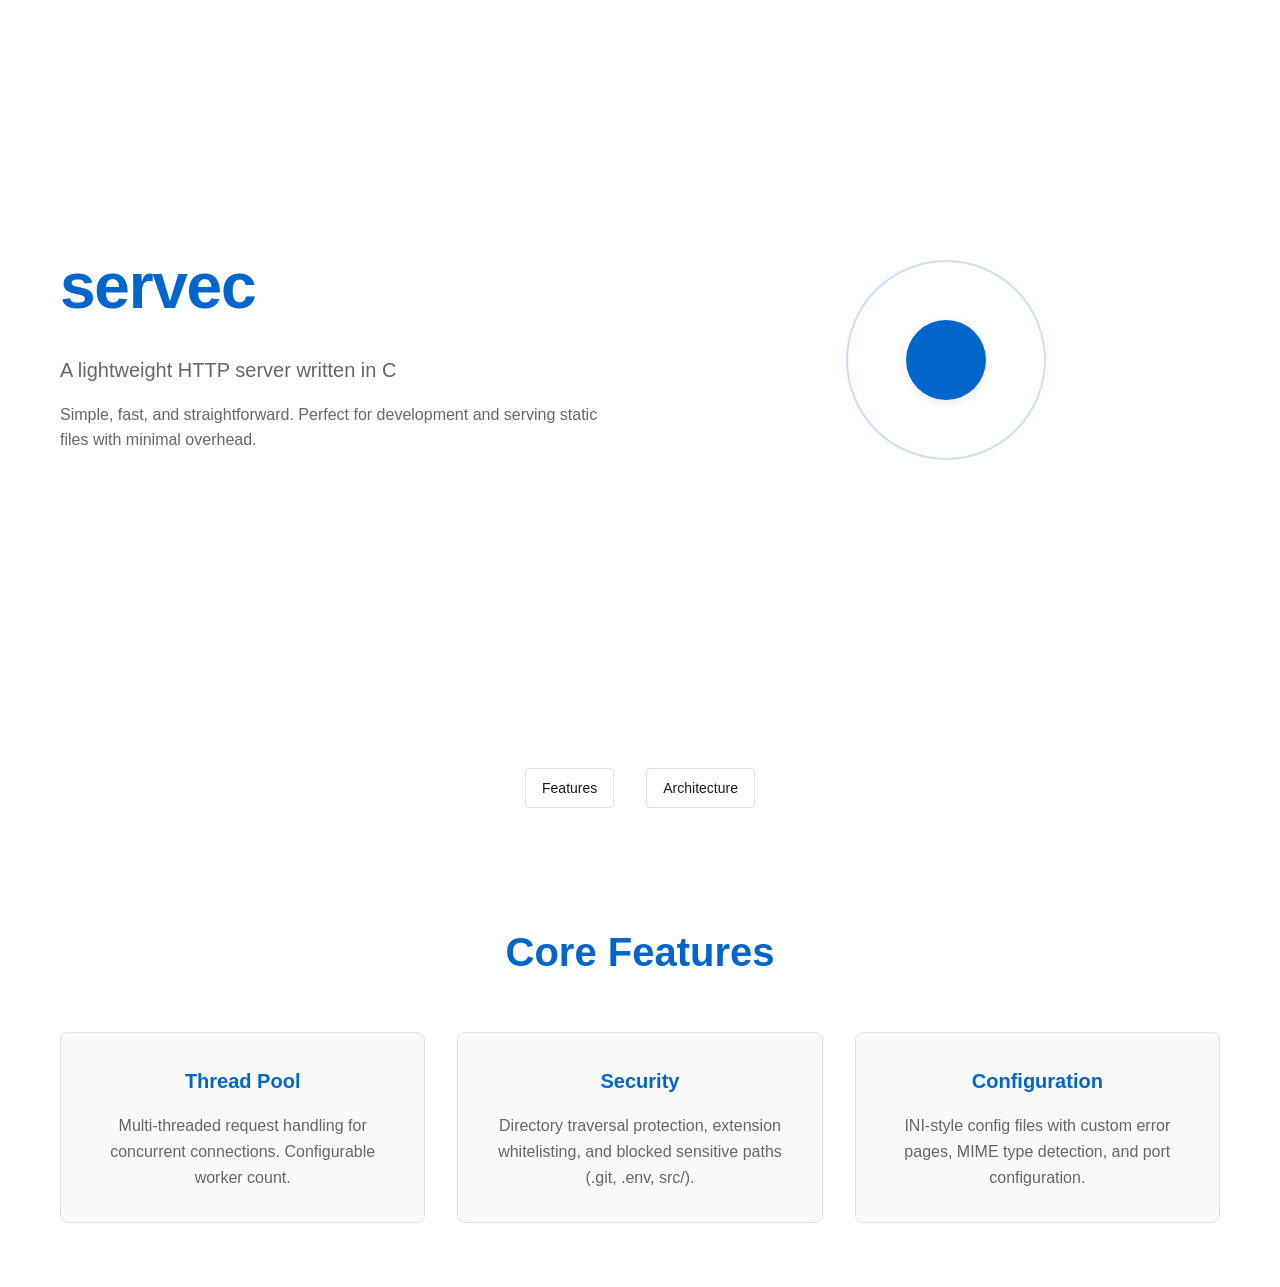
<file: templates/index.html>
<!DOCTYPE html>
<html lang="en">
<head>
    <meta charset="UTF-8">
    <meta name="viewport" content="width=device-width, initial-scale=1.0">
    <title>servec - Next-Gen HTTP Server</title>
    <link rel="stylesheet" href="styles.css">
</head>
<body>
    <div class="container">
        <header class="hero">
            <div class="hero-content">
                <h1 class="title">servec</h1>
                <p class="subtitle">A lightweight HTTP server written in C</p>
                <p class="hero-text">Simple, fast, and straightforward. Perfect for development and serving static files with minimal overhead.</p>
            </div>
            <div class="hero-visual">
                <div class="server-icon">
                    <div class="pulse"></div>
                    <div class="core"></div>
                </div>
            </div>
        </header>

        <nav class="nav">
            <a href="features.html" class="nav-link">Features</a>
            <a href="architecture.html" class="nav-link">Architecture</a>
        </nav>

        <section class="overview">
            <h2>Core Features</h2>
            <div class="grid">
                <div class="card">
                    <h3>Thread Pool</h3>
                    <p>Multi-threaded request handling for concurrent connections. Configurable worker count.</p>
                </div>
                <div class="card">
                    <h3>Security</h3>
                    <p>Directory traversal protection, extension whitelisting, and blocked sensitive paths (.git, .env, src/).</p>
                </div>
                <div class="card">
                    <h3>Configuration</h3>
                    <p>INI-style config files with custom error pages, MIME type detection, and port configuration.</p>
                </div>
            </div>
        </section>
    </div>

    <script src="script.js"></script>
</body>
</html>
</file>
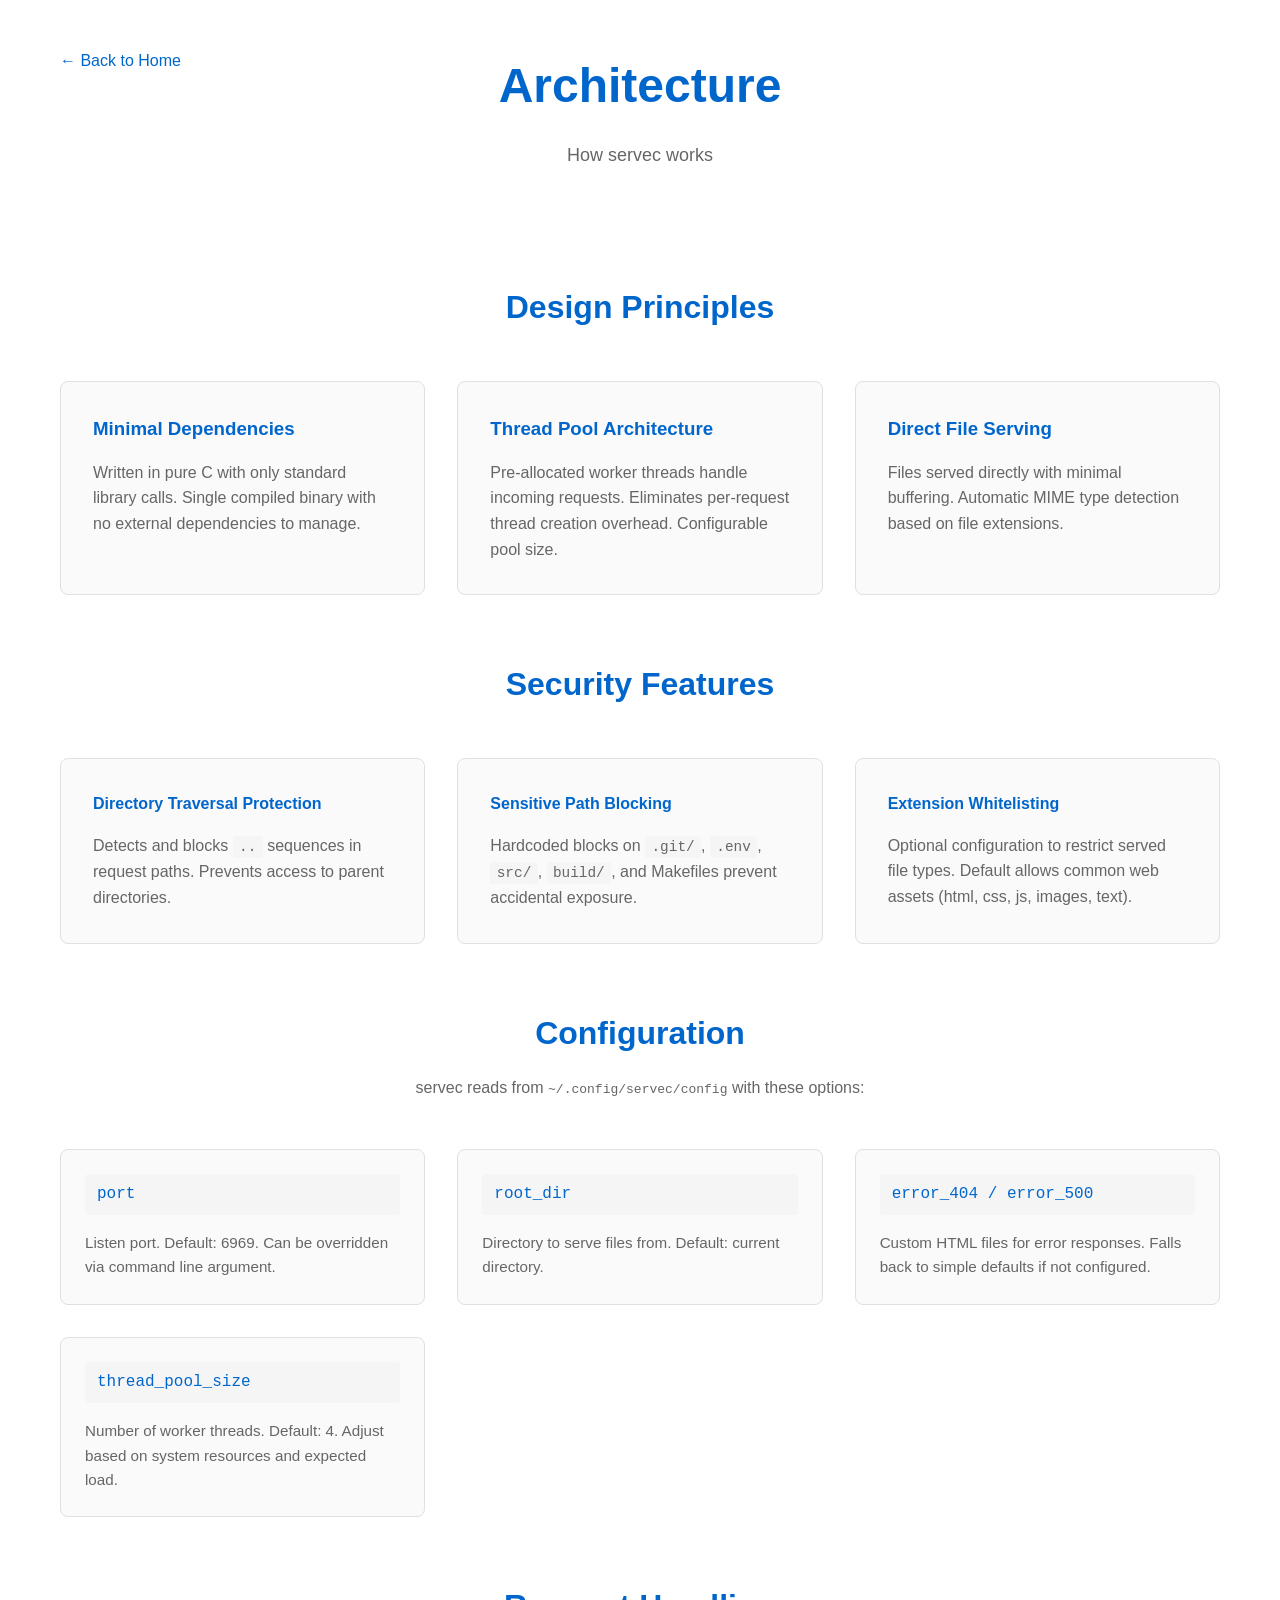
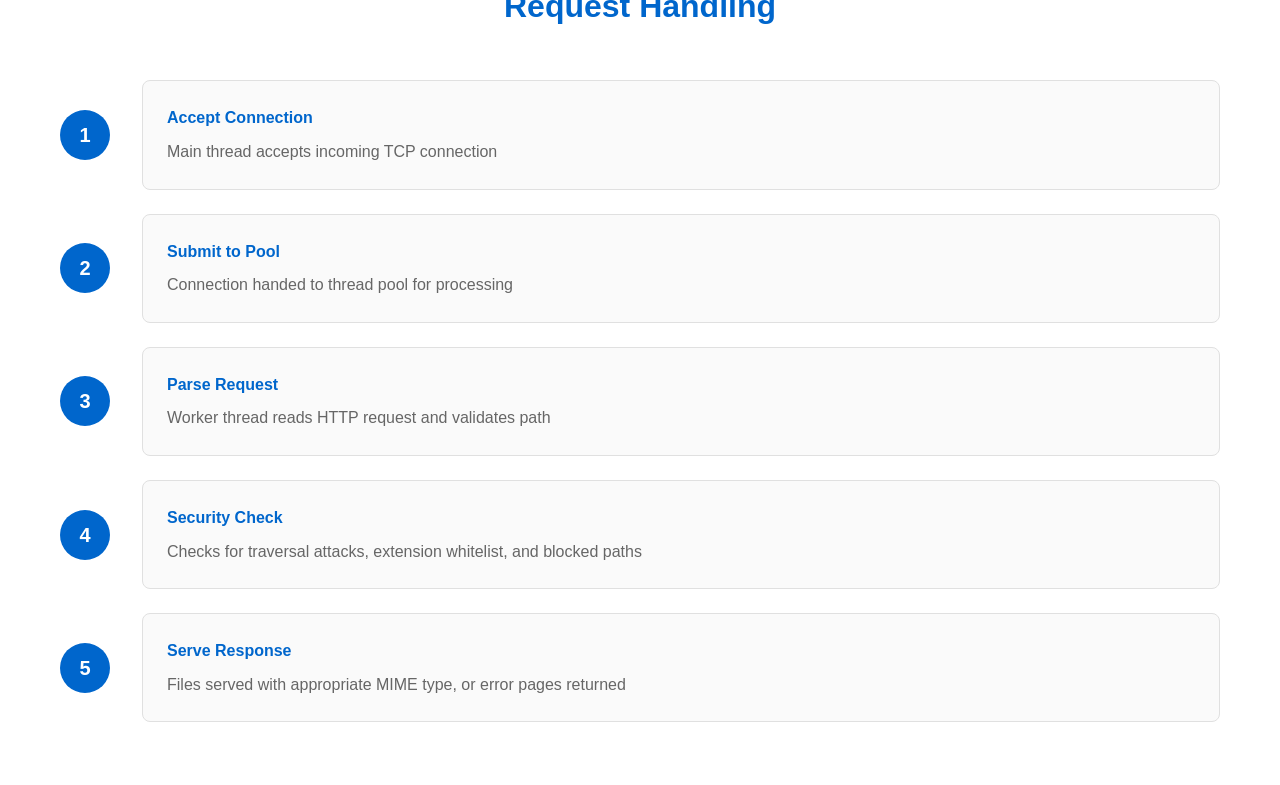
<file: templates/architecture.html>
<!DOCTYPE html>
<html lang="en">
<head>
    <meta charset="UTF-8">
    <meta name="viewport" content="width=device-width, initial-scale=1.0">
    <title>Architecture - servec</title>
    <link rel="stylesheet" href="styles.css">
    <link rel="stylesheet" href="architecture.css">
</head>
<body>
    <div class="container">
        <header class="page-header">
            <a href="index.html" class="back-link">← Back to Home</a>
            <h1>Architecture</h1>
            <p class="page-subtitle">How servec works</p>
        </header>

        <section class="architecture-overview">
            <h2>Design Principles</h2>
            <div class="principles-grid">
                <div class="principle-card">
                    <h3>Minimal Dependencies</h3>
                    <p>Written in pure C with only standard library calls. Single compiled binary with no external dependencies to manage.</p>
                </div>
                <div class="principle-card">
                    <h3>Thread Pool Architecture</h3>
                    <p>Pre-allocated worker threads handle incoming requests. Eliminates per-request thread creation overhead. Configurable pool size.</p>
                </div>
                <div class="principle-card">
                    <h3>Direct File Serving</h3>
                    <p>Files served directly with minimal buffering. Automatic MIME type detection based on file extensions.</p>
                </div>
            </div>
        </section>

        <section class="security-section">
            <h2>Security Features</h2>
            <div class="security-list">
                <div class="security-item">
                    <h4>Directory Traversal Protection</h4>
                    <p>Detects and blocks <code>..</code> sequences in request paths. Prevents access to parent directories.</p>
                </div>
                <div class="security-item">
                    <h4>Sensitive Path Blocking</h4>
                    <p>Hardcoded blocks on <code>.git/</code>, <code>.env</code>, <code>src/</code>, <code>build/</code>, and Makefiles prevent accidental exposure.</p>
                </div>
                <div class="security-item">
                    <h4>Extension Whitelisting</h4>
                    <p>Optional configuration to restrict served file types. Default allows common web assets (html, css, js, images, text).</p>
                </div>
            </div>
        </section>

        <section class="configuration-section">
            <h2>Configuration</h2>
            <p>servec reads from <code>~/.config/servec/config</code> with these options:</p>
            <div class="config-options">
                <div class="option">
                    <code class="option-name">port</code>
                    <p>Listen port. Default: 6969. Can be overridden via command line argument.</p>
                </div>
                <div class="option">
                    <code class="option-name">root_dir</code>
                    <p>Directory to serve files from. Default: current directory.</p>
                </div>
                <div class="option">
                    <code class="option-name">error_404 / error_500</code>
                    <p>Custom HTML files for error responses. Falls back to simple defaults if not configured.</p>
                </div>
                <div class="option">
                    <code class="option-name">thread_pool_size</code>
                    <p>Number of worker threads. Default: 4. Adjust based on system resources and expected load.</p>
                </div>
            </div>
        </section>

        <section class="request-flow">
            <h2>Request Handling</h2>
            <div class="flow-diagram">
                <div class="flow-step">
                    <div class="step-number">1</div>
                    <div class="step-content">
                        <h4>Accept Connection</h4>
                        <p>Main thread accepts incoming TCP connection</p>
                    </div>
                </div>
                <div class="flow-step">
                    <div class="step-number">2</div>
                    <div class="step-content">
                        <h4>Submit to Pool</h4>
                        <p>Connection handed to thread pool for processing</p>
                    </div>
                </div>
                <div class="flow-step">
                    <div class="step-number">3</div>
                    <div class="step-content">
                        <h4>Parse Request</h4>
                        <p>Worker thread reads HTTP request and validates path</p>
                    </div>
                </div>
                <div class="flow-step">
                    <div class="step-number">4</div>
                    <div class="step-content">
                        <h4>Security Check</h4>
                        <p>Checks for traversal attacks, extension whitelist, and blocked paths</p>
                    </div>
                </div>
                <div class="flow-step">
                    <div class="step-number">5</div>
                    <div class="step-content">
                        <h4>Serve Response</h4>
                        <p>Files served with appropriate MIME type, or error pages returned</p>
                    </div>
                </div>
            </div>
        </section>
    </div>

    <script src="script.js"></script>
    <script src="architecture.js"></script>
</body>
</html>
</file>
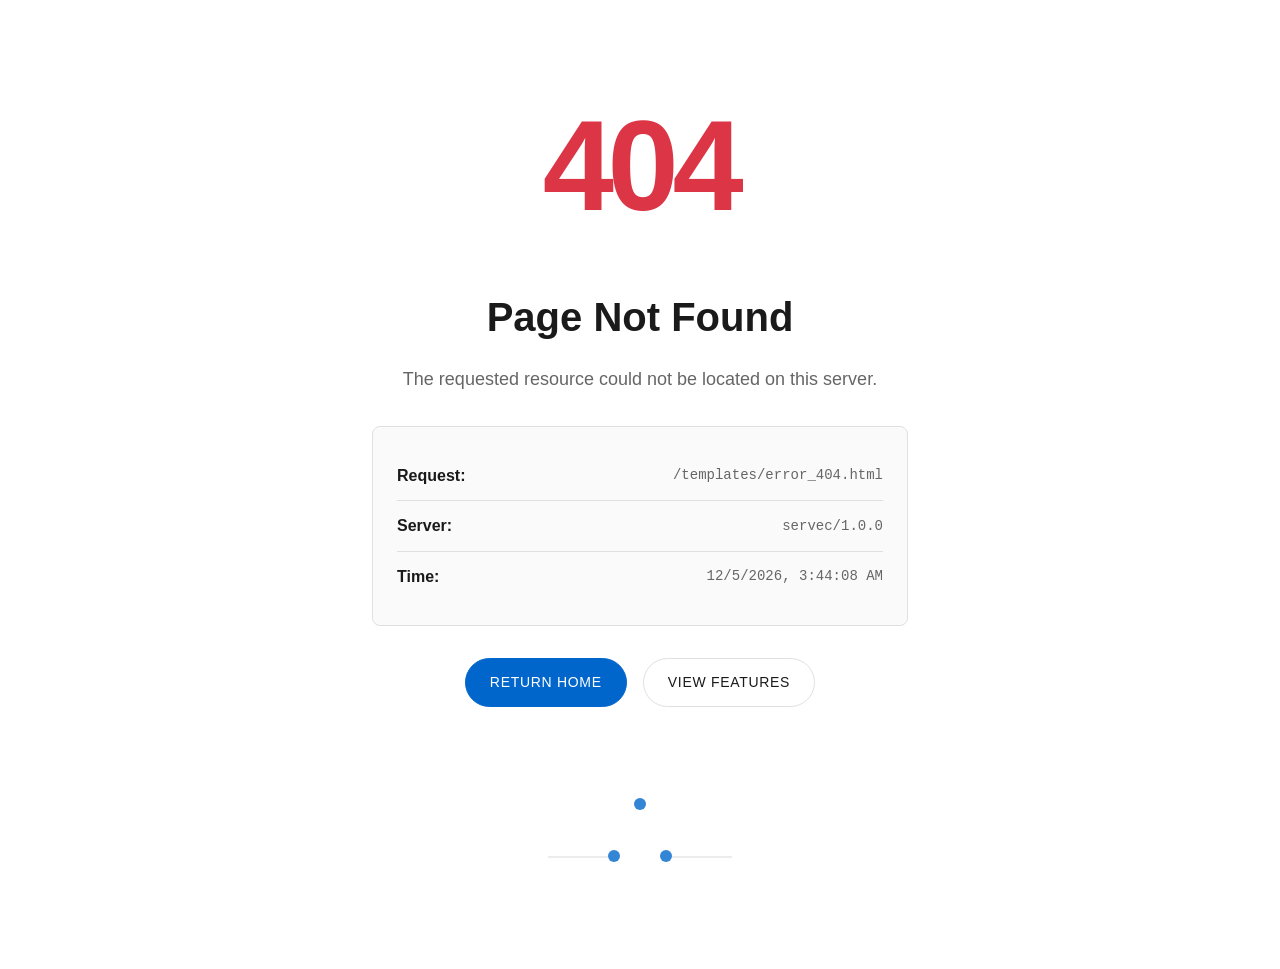
<file: templates/error_404.html>
<!DOCTYPE html>
<html lang="en">
<head>
    <meta charset="UTF-8">
    <meta name="viewport" content="width=device-width, initial-scale=1.0">
    <title>404 - Page Not Found</title>
    <link rel="stylesheet" href="styles.css">
    <link rel="stylesheet" href="error.css">
</head>
<body>
    <div class="container">
        <div class="error-content">
            <div class="error-code">404</div>
            <h1>Page Not Found</h1>
            <p>The requested resource could not be located on this server.</p>

            <div class="error-details">
                <div class="detail-item">
                    <span class="detail-label">Request:</span>
                    <span class="detail-value" id="request-path">Unknown</span>
                </div>
                <div class="detail-item">
                    <span class="detail-label">Server:</span>
                    <span class="detail-value">servec/1.0.0</span>
                </div>
                <div class="detail-item">
                    <span class="detail-label">Time:</span>
                    <span class="detail-value" id="error-time">Loading...</span>
                </div>
            </div>

            <div class="error-actions">
                <a href="/" class="error-btn primary">Return Home</a>
                <a href="features.html" class="error-btn secondary">View Features</a>
            </div>

            <div class="error-visual">
                <div class="circuit-pattern">
                    <div class="node"></div>
                    <div class="node"></div>
                    <div class="node"></div>
                    <div class="connection"></div>
                    <div class="connection"></div>
                </div>
            </div>
        </div>
    </div>

    <script src="script.js"></script>
    <script src="error.js"></script>
</body>
</html>
</file>
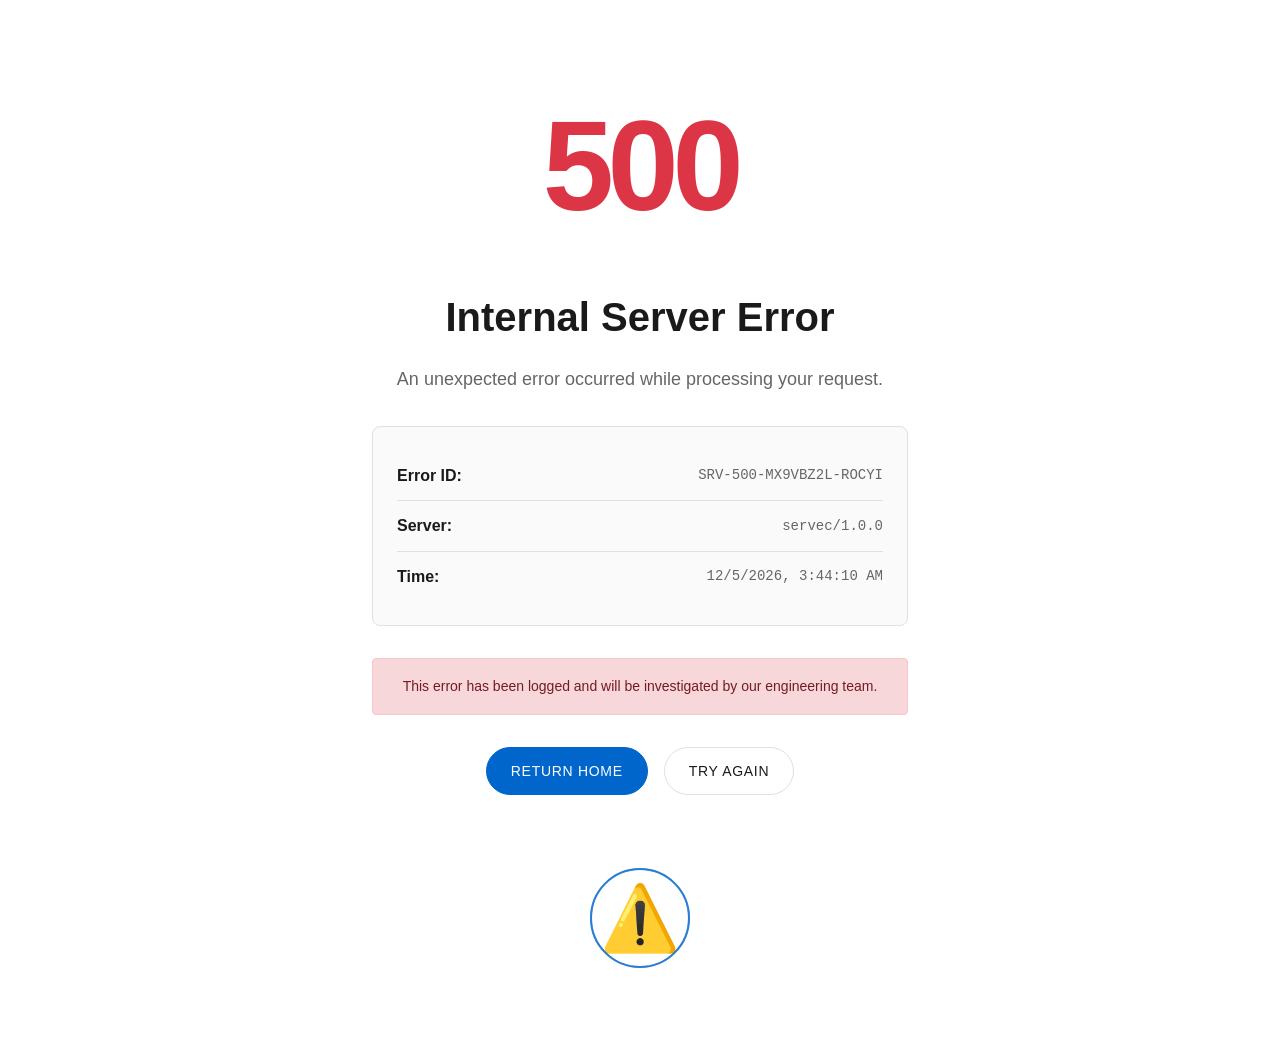
<file: templates/error_500.html>
<!DOCTYPE html>
<html lang="en">
<head>
    <meta charset="UTF-8">
    <meta name="viewport" content="width=device-width, initial-scale=1.0">
    <title>500 - Server Error</title>
    <link rel="stylesheet" href="styles.css">
    <link rel="stylesheet" href="error.css">
</head>
<body>
    <div class="container">
        <div class="error-content">
            <div class="error-code">500</div>
            <h1>Internal Server Error</h1>
            <p>An unexpected error occurred while processing your request.</p>

            <div class="error-details">
                <div class="detail-item">
                    <span class="detail-label">Error ID:</span>
                    <span class="detail-value" id="error-id">SRV-500-001</span>
                </div>
                <div class="detail-item">
                    <span class="detail-label">Server:</span>
                    <span class="detail-value">servec/1.0.0</span>
                </div>
                <div class="detail-item">
                    <span class="detail-label">Time:</span>
                    <span class="detail-value" id="error-time">Loading...</span>
                </div>
            </div>

            <div class="error-message">
                <p>This error has been logged and will be investigated by our engineering team.</p>
            </div>

            <div class="error-actions">
                <a href="/" class="error-btn primary">Return Home</a>
                <button onclick="window.location.reload()" class="error-btn secondary">Try Again</button>
            </div>

            <div class="error-visual">
                <div class="warning-icon">⚠️</div>
                <div class="pulse-ring"></div>
                <div class="pulse-ring delay"></div>
            </div>
        </div>
    </div>

    <script src="script.js"></script>
    <script src="error.js"></script>
</body>
</html>
</file>
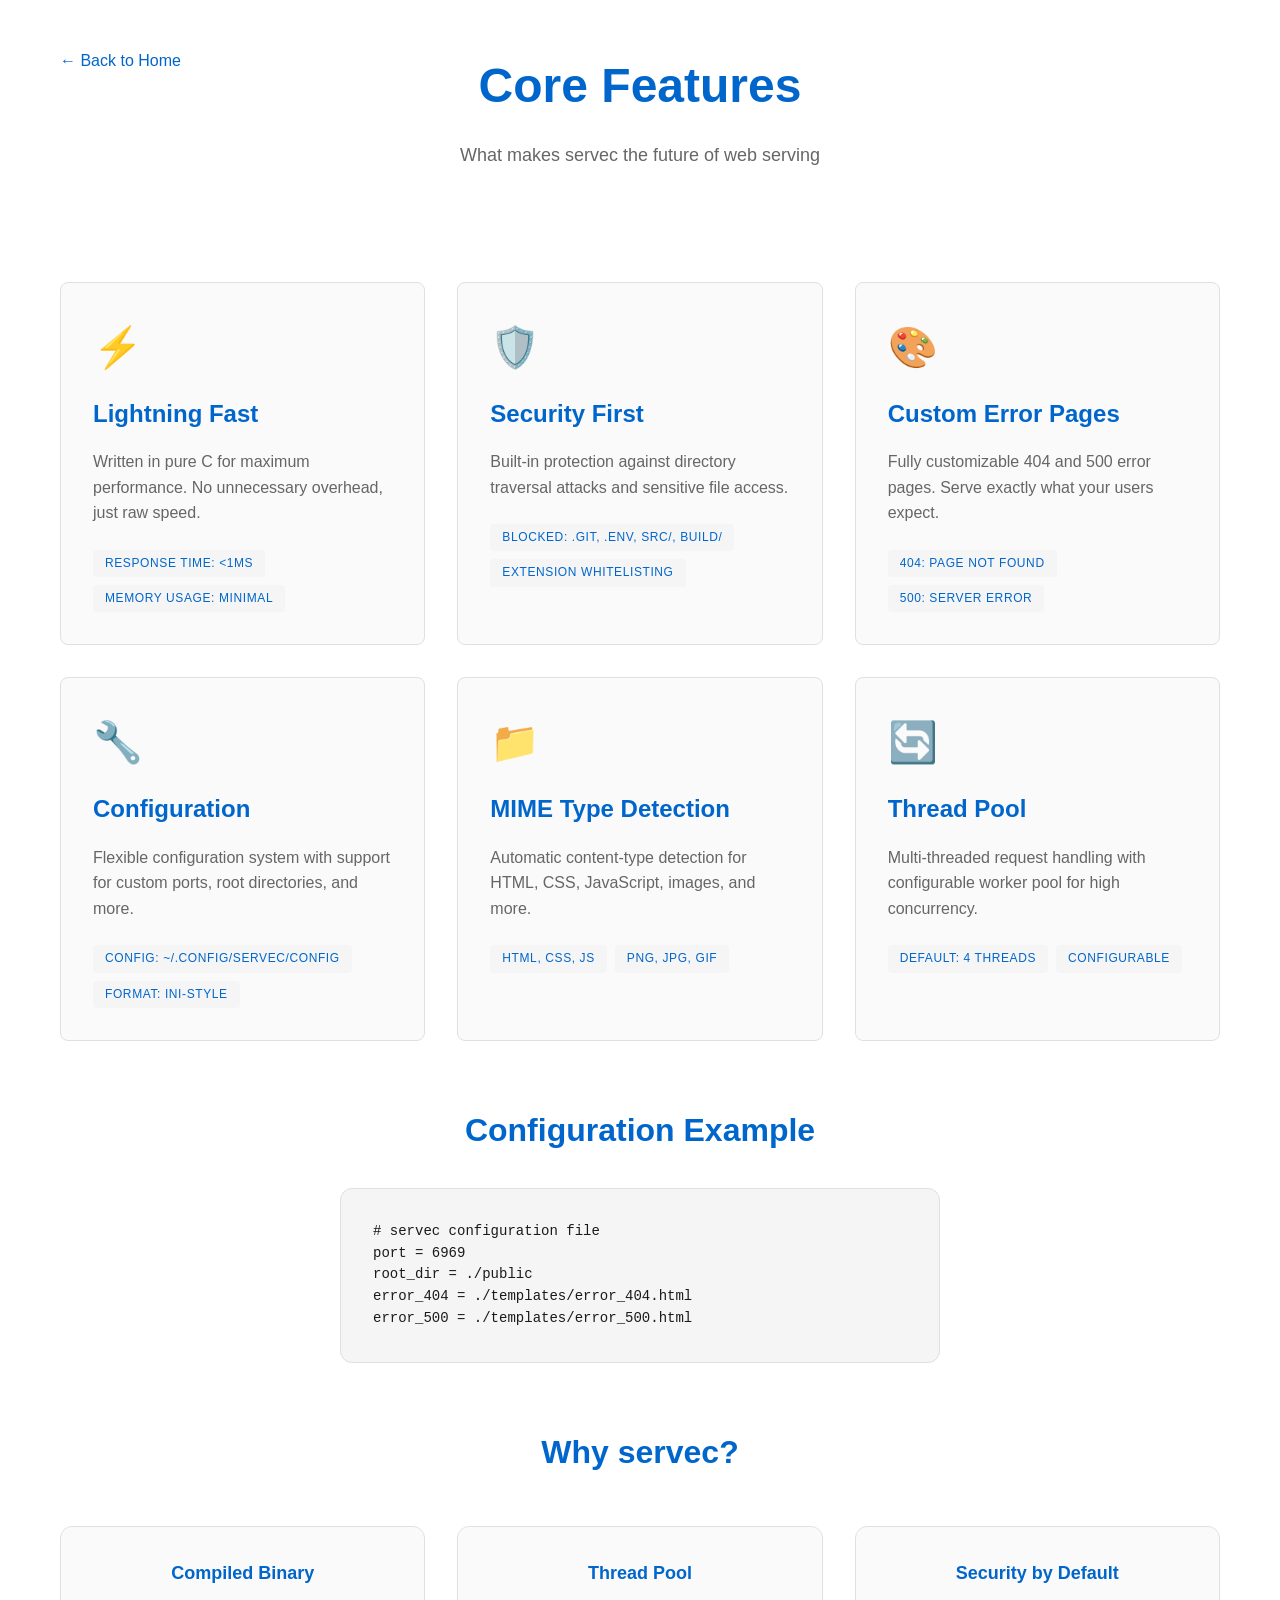
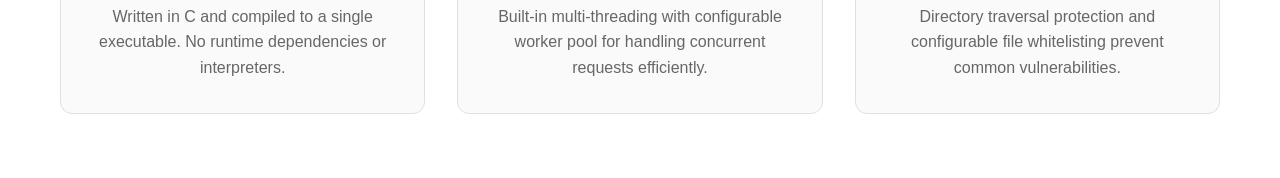
<file: templates/features.html>
<!DOCTYPE html>
<html lang="en">
<head>
    <meta charset="UTF-8">
    <meta name="viewport" content="width=device-width, initial-scale=1.0">
    <title>Features - servec</title>
    <link rel="stylesheet" href="styles.css">
    <link rel="stylesheet" href="features.css">
</head>
<body>
    <div class="container">
        <header class="page-header">
            <a href="index.html" class="back-link">← Back to Home</a>
            <h1>Core Features</h1>
            <p class="page-subtitle">What makes servec the future of web serving</p>
        </header>

        <section class="features-grid">
            <div class="feature-card">
                <div class="feature-icon">⚡</div>
                <h3>Lightning Fast</h3>
                <p>Written in pure C for maximum performance. No unnecessary overhead, just raw speed.</p>
                <div class="feature-specs">
                    <span class="spec">Response Time: &lt;1ms</span>
                    <span class="spec">Memory Usage: Minimal</span>
                </div>
            </div>

            <div class="feature-card">
                <div class="feature-icon">🛡️</div>
                <h3>Security First</h3>
                <p>Built-in protection against directory traversal attacks and sensitive file access.</p>
                <div class="feature-specs">
                    <span class="spec">Blocked: .git, .env, src/, build/</span>
                    <span class="spec">Extension Whitelisting</span>
                </div>
            </div>

            <div class="feature-card">
                <div class="feature-icon">🎨</div>
                <h3>Custom Error Pages</h3>
                <p>Fully customizable 404 and 500 error pages. Serve exactly what your users expect.</p>
                <div class="feature-specs">
                    <span class="spec">404: Page Not Found</span>
                    <span class="spec">500: Server Error</span>
                </div>
            </div>

            <div class="feature-card">
                <div class="feature-icon">🔧</div>
                <h3>Configuration</h3>
                <p>Flexible configuration system with support for custom ports, root directories, and more.</p>
                <div class="feature-specs">
                    <span class="spec">Config: ~/.config/servec/config</span>
                    <span class="spec">Format: INI-style</span>
                </div>
            </div>

            <div class="feature-card">
                <div class="feature-icon">📁</div>
                <h3>MIME Type Detection</h3>
                <p>Automatic content-type detection for HTML, CSS, JavaScript, images, and more.</p>
                <div class="feature-specs">
                    <span class="spec">HTML, CSS, JS</span>
                    <span class="spec">PNG, JPG, GIF</span>
                </div>
            </div>

            <div class="feature-card">
                <div class="feature-icon">🔄</div>
                <h3>Thread Pool</h3>
                <p>Multi-threaded request handling with configurable worker pool for high concurrency.</p>
                <div class="feature-specs">
                    <span class="spec">Default: 4 threads</span>
                    <span class="spec">Configurable</span>
                </div>
            </div>
        </section>

        <section class="code-example">
            <h2>Configuration Example</h2>
            <div class="code-block">
                <pre><code># servec configuration file
port = 6969
root_dir = ./public
error_404 = ./templates/error_404.html
error_500 = ./templates/error_500.html</code></pre>
            </div>
        </section>

        <section class="comparison">
            <h2>Why servec?</h2>
            <div class="comparison-grid">
                <div class="comparison-item">
                    <h4>Compiled Binary</h4>
                    <p>Written in C and compiled to a single executable. No runtime dependencies or interpreters.</p>
                </div>
                <div class="comparison-item">
                    <h4>Thread Pool</h4>
                    <p>Built-in multi-threading with configurable worker pool for handling concurrent requests efficiently.</p>
                </div>
                <div class="comparison-item">
                    <h4>Security by Default</h4>
                    <p>Directory traversal protection and configurable file whitelisting prevent common vulnerabilities.</p>
                </div>
            </div>
        </section>
    </div>

    <script src="script.js"></script>
    <script src="features.js"></script>
</body>
</html>
</file>
<file: templates/styles.css>
/* styles.css - Futuristic servec theme */
:root {
    --primary: #0066cc;
    --secondary: #004499;
    --accent: #0099ff;
    --bg-primary: #ffffff;
    --bg-secondary: #f5f5f5;
    --bg-card: #fafafa;
    --text-primary: #1a1a1a;
    --text-secondary: #666666;
    --border: #e0e0e0;
}

* {
    margin: 0;
    padding: 0;
    box-sizing: border-box;
}

body {
    font-family: -apple-system, BlinkMacSystemFont, 'Segoe UI', Roboto, sans-serif;
    background: var(--bg-primary);
    color: var(--text-primary);
    min-height: 100vh;
    line-height: 1.6;
}

.container {
    max-width: 1200px;
    margin: 0 auto;
    padding: 0 20px;
}

/* Hero Section */
.hero {
    display: grid;
    grid-template-columns: 1fr 1fr;
    gap: 4rem;
    align-items: center;
    min-height: 80vh;
    padding: 2rem 0;
}

.hero-content {
    animation: fadeInUp 1s ease-out;
}

.title {
    font-size: 4rem;
    font-weight: 700;
    color: var(--primary);
    margin-bottom: 1rem;
    letter-spacing: -0.02em;
}

.subtitle {
    font-size: 1.25rem;
    color: var(--text-secondary);
    margin-bottom: 1rem;
    max-width: 500px;
    font-weight: 400;
}

.hero-text {
    font-size: 1rem;
    color: var(--text-secondary);
    max-width: 600px;
    line-height: 1.6;
    margin-bottom: 2rem;
}



/* Server Icon */
.hero-visual {
    display: flex;
    justify-content: center;
    align-items: center;
}

.server-icon {
    position: relative;
    width: 200px;
    height: 200px;
}

.pulse {
    position: absolute;
    top: 50%;
    left: 50%;
    transform: translate(-50%, -50%);
    width: 100%;
    height: 100%;
    border: 2px solid var(--primary);
    border-radius: 50%;
    opacity: 0.2;
}

.core {
    position: absolute;
    top: 50%;
    left: 50%;
    transform: translate(-50%, -50%);
    width: 80px;
    height: 80px;
    background: var(--primary);
    border-radius: 50%;
    box-shadow: 0 2px 8px rgba(0, 0, 0, 0.1);
}

/* Navigation */
.nav {
    display: flex;
    justify-content: center;
    gap: 2rem;
    margin: 3rem 0;
}

.nav-link {
    color: var(--text-primary);
    text-decoration: none;
    padding: 0.5rem 1rem;
    border: 1px solid var(--border);
    border-radius: 4px;
    transition: all 0.2s ease;
    font-weight: 500;
    font-size: 0.875rem;
}

.nav-link:hover {
    background: var(--primary);
    color: white;
    border-color: var(--primary);
}

/* Overview Section */
.overview {
    padding: 4rem 0;
    text-align: center;
}

.overview h2 {
    font-size: 2.5rem;
    margin-bottom: 3rem;
    color: var(--primary);
}

.grid {
    display: grid;
    grid-template-columns: repeat(auto-fit, minmax(300px, 1fr));
    gap: 2rem;
    margin-top: 3rem;
}

.card {
    background: var(--bg-card);
    border: 1px solid var(--border);
    border-radius: 8px;
    padding: 2rem;
    transition: all 0.2s ease;
}

.card:hover {
    box-shadow: 0 4px 12px rgba(0, 0, 0, 0.08);
    border-color: var(--primary);
}

.card h3 {
    font-size: 1.25rem;
    margin-bottom: 1rem;
    color: var(--primary);
}

.card p {
    color: var(--text-secondary);
    line-height: 1.6;
}

/* Animations */
@keyframes fadeInUp {
    from {
        opacity: 0;
        transform: translateY(10px);
    }
    to {
        opacity: 1;
        transform: translateY(0);
    }
}

@keyframes pulse {
    0%, 100% {
        transform: translate(-50%, -50%) scale(1);
        opacity: 0.5;
    }
    50% {
        transform: translate(-50%, -50%) scale(1.1);
        opacity: 0.2;
    }
}

/* Responsive */
@media (max-width: 768px) {
    .hero {
        grid-template-columns: 1fr;
        gap: 2rem;
        text-align: center;
    }

    .title {
        font-size: 3rem;
    }

    .stats {
        grid-template-columns: 1fr;
        gap: 1rem;
    }

    .nav {
        flex-direction: column;
        align-items: center;
    }

    .grid {
        grid-template-columns: 1fr;
    }
}
</file>
<file: templates/architecture.css>
/* performance.css - Architecture page styles */
.page-header {
    text-align: center;
    padding: 3rem 0;
    position: relative;
}

.back-link {
    position: absolute;
    left: 0;
    top: 3rem;
    color: var(--primary);
    text-decoration: none;
    font-weight: 500;
    transition: all 0.2s ease;
}

.back-link:hover {
    color: var(--primary);
    transform: translateX(-3px);
}

.page-header h1 {
    font-size: 3rem;
    margin-bottom: 1rem;
    color: var(--primary);
}

.page-subtitle {
    font-size: 1.125rem;
    color: var(--text-secondary);
    max-width: 600px;
    margin: 0 auto;
}

/* Architecture Overview */
.architecture-overview {
    margin: 4rem 0;
    text-align: center;
}

.architecture-overview h2 {
    font-size: 2rem;
    margin-bottom: 3rem;
    color: var(--primary);
}

.principles-grid {
    display: grid;
    grid-template-columns: repeat(auto-fit, minmax(300px, 1fr));
    gap: 2rem;
}

.principle-card {
    background: var(--bg-card);
    border: 1px solid var(--border);
    border-radius: 8px;
    padding: 2rem;
    transition: all 0.2s ease;
    text-align: left;
}

.principle-card:hover {
    box-shadow: 0 4px 12px rgba(0, 0, 0, 0.08);
    border-color: var(--primary);
}

.principle-card h3 {
    color: var(--primary);
    margin-bottom: 1rem;
}

.principle-card p {
    color: var(--text-secondary);
    line-height: 1.6;
}

/* Security Section */
.security-section {
    margin: 4rem 0;
}

.security-section h2 {
    font-size: 2rem;
    text-align: center;
    margin-bottom: 3rem;
    color: var(--primary);
}

.security-list {
    display: grid;
    grid-template-columns: repeat(auto-fit, minmax(300px, 1fr));
    gap: 2rem;
}

.security-item {
    background: var(--bg-card);
    border: 1px solid var(--border);
    border-radius: 8px;
    padding: 2rem;
}

.security-item h4 {
    color: var(--primary);
    margin-bottom: 1rem;
}

.security-item p {
    color: var(--text-secondary);
    line-height: 1.6;
}

.security-item code {
    background: var(--bg-secondary);
    padding: 0.2rem 0.4rem;
    border-radius: 3px;
    font-family: 'Monaco', monospace;
    font-size: 0.9em;
}

/* Configuration Section */
.configuration-section {
    margin: 4rem 0;
}

.configuration-section h2 {
    font-size: 2rem;
    margin-bottom: 1rem;
    text-align: center;
    color: var(--primary);
}

.configuration-section > p {
    text-align: center;
    color: var(--text-secondary);
    margin-bottom: 3rem;
}

.config-options {
    display: grid;
    grid-template-columns: repeat(auto-fit, minmax(280px, 1fr));
    gap: 2rem;
}

.option {
    background: var(--bg-card);
    border: 1px solid var(--border);
    border-radius: 8px;
    padding: 1.5rem;
}

.option-name {
    display: block;
    background: var(--bg-secondary);
    padding: 0.5rem 0.75rem;
    border-radius: 4px;
    font-family: 'Monaco', monospace;
    margin-bottom: 1rem;
    color: var(--primary);
}

.option p {
    color: var(--text-secondary);
    font-size: 0.95rem;
    line-height: 1.6;
}

/* Request Flow */
.request-flow {
    margin: 4rem 0;
}

.request-flow h2 {
    font-size: 2rem;
    text-align: center;
    margin-bottom: 3rem;
    color: var(--primary);
}

.flow-diagram {
    display: flex;
    flex-direction: column;
    gap: 1.5rem;
}

.flow-step {
    display: flex;
    gap: 2rem;
    align-items: center;
}

.step-number {
    background: var(--primary);
    color: white;
    width: 50px;
    height: 50px;
    border-radius: 50%;
    display: flex;
    align-items: center;
    justify-content: center;
    font-weight: 700;
    font-size: 1.25rem;
    flex-shrink: 0;
}

.step-content {
    background: var(--bg-card);
    border: 1px solid var(--border);
    border-radius: 8px;
    padding: 1.5rem;
    flex: 1;
}

.step-content h4 {
    color: var(--primary);
    margin-bottom: 0.5rem;
}

.step-content p {
    color: var(--text-secondary);
}

@media (max-width: 768px) {
    .principles-grid,
    .security-list,
    .config-options {
        grid-template-columns: 1fr;
    }

    .page-header h1 {
        font-size: 2rem;
    }

    .back-link {
        position: static;
        display: block;
        margin-bottom: 1rem;
    }
}
</file>
<file: templates/error.css>
/* error.css - Error page styles */
.error-content {
    text-align: center;
    padding: 4rem 2rem;
    max-width: 600px;
    margin: 0 auto;
}

.error-code {
    font-size: 8rem;
    font-weight: 900;
    color: #dc3545;
    margin-bottom: 1rem;
    letter-spacing: -0.05em;
}

.error-content h1 {
    font-size: 2.5rem;
    color: var(--text-primary);
    margin-bottom: 1rem;
}

.error-content > p {
    font-size: 1.125rem;
    color: var(--text-secondary);
    margin-bottom: 2rem;
    line-height: 1.6;
}

.error-details {
    background: var(--bg-card);
    border: 1px solid var(--border);
    border-radius: 8px;
    padding: 1.5rem;
    margin: 2rem 0;
    text-align: left;
}

.detail-item {
    display: flex;
    justify-content: space-between;
    align-items: center;
    padding: 0.75rem 0;
    border-bottom: 1px solid var(--border);
}

.detail-item:last-child {
    border-bottom: none;
}

.detail-label {
    font-weight: 600;
    color: var(--text-primary);
}

.detail-value {
    color: var(--text-secondary);
    font-family: 'Monaco', monospace;
    font-size: 0.875rem;
}

.error-message {
    background: #f8d7da;
    border: 1px solid #f5c6cb;
    border-radius: 4px;
    padding: 1rem;
    margin: 2rem 0;
}

.error-message p {
    margin: 0;
    color: #721c24;
    font-size: 0.875rem;
}

.error-actions {
    display: flex;
    gap: 1rem;
    justify-content: center;
    margin: 2rem 0;
}

.error-btn {
    padding: 0.75rem 1.5rem;
    border-radius: 25px;
    text-decoration: none;
    font-weight: 500;
    transition: all 0.3s ease;
    display: inline-block;
    text-transform: uppercase;
    letter-spacing: 0.05em;
    font-size: 0.875rem;
}

.error-btn.primary {
    background: var(--primary);
    color: white;
    border: 1px solid var(--primary);
}

.error-btn.primary:hover {
    background: #004499;
    color: white;
    border-color: #004499;
}

.error-btn.secondary {
    background: transparent;
    color: var(--text-primary);
    border: 1px solid var(--border);
}

.error-btn.secondary:hover {
    background: var(--bg-secondary);
    border-color: var(--secondary);
    color: var(--secondary);
}

/* Error Visual Elements */
.error-visual {
    margin-top: 3rem;
    position: relative;
    height: 150px;
    display: flex;
    justify-content: center;
    align-items: center;
}

/* 404 Circuit Pattern */
.circuit-pattern {
    position: relative;
}

.node {
    position: absolute;
    width: 12px;
    height: 12px;
    background: var(--primary);
    border-radius: 50%;
    opacity: 0.8;
}

.node:nth-child(1) {
    top: 20px;
    left: 20px;
}

.node:nth-child(2) {
    top: 20px;
    right: 20px;
}

.node:nth-child(3) {
    bottom: 20px;
    left: 50%;
    transform: translateX(-50%);
}

.connection {
    position: absolute;
    height: 2px;
    background: var(--border);
    opacity: 0.6;
}

.connection:nth-child(4) {
    top: 26px;
    left: 32px;
    width: 60px;
}

.connection:nth-child(5) {
    top: 26px;
    right: 32px;
    width: 60px;
}

/* 500 Warning Icon */
.warning-icon {
    font-size: 4rem;
}

.pulse-ring {
    position: absolute;
    width: 100px;
    height: 100px;
    border: 2px solid var(--primary);
    border-radius: 50%;
    opacity: 0.6;
}


/* Responsive */
@media (max-width: 768px) {
    .error-code {
        font-size: 6rem;
    }

    .error-content h1 {
        font-size: 2rem;
    }

    .error-actions {
        flex-direction: column;
        align-items: center;
    }

    .error-btn {
        width: 200px;
    }

    .detail-item {
        flex-direction: column;
        align-items: flex-start;
        gap: 0.25rem;
    }
}
</file>
<file: templates/features.css>
/* features.css - Features page styles */
.page-header {
    text-align: center;
    padding: 3rem 0;
    position: relative;
}

.back-link {
    position: absolute;
    left: 0;
    top: 3rem;
    color: var(--primary);
    text-decoration: none;
    font-weight: 500;
    transition: all 0.3s ease;
}

.back-link:hover {
    color: var(--secondary);
    transform: translateX(-5px);
}

.page-header h1 {
    font-size: 3rem;
    margin-bottom: 1rem;
    color: var(--primary);
}

.page-subtitle {
    font-size: 1.125rem;
    color: var(--text-secondary);
    max-width: 600px;
    margin: 0 auto;
}

/* Features Grid */
.features-grid {
    display: grid;
    grid-template-columns: repeat(auto-fit, minmax(350px, 1fr));
    gap: 2rem;
    margin: 4rem 0;
}

.feature-card {
    background: var(--bg-card);
    border: 1px solid var(--border);
    border-radius: 8px;
    padding: 2rem;
    transition: all 0.2s ease;
    position: relative;
    overflow: hidden;
}

.feature-card:hover {
    box-shadow: 0 4px 12px rgba(0, 0, 0, 0.08);
    border-color: var(--primary);
}

.feature-icon {
    font-size: 2.5rem;
    margin-bottom: 1rem;
    display: block;
}

.feature-card h3 {
    font-size: 1.5rem;
    margin-bottom: 1rem;
    color: var(--primary);
}

.feature-card p {
    color: var(--text-secondary);
    line-height: 1.6;
    margin-bottom: 1.5rem;
}

.feature-specs {
    display: flex;
    flex-wrap: wrap;
    gap: 0.5rem;
}

.spec {
    background: var(--bg-secondary);
    padding: 0.25rem 0.75rem;
    border-radius: 4px;
    font-size: 0.75rem;
    color: var(--primary);
    font-weight: 500;
    text-transform: uppercase;
    letter-spacing: 0.05em;
}

/* Code Example */
.code-example {
    margin: 4rem 0;
    text-align: center;
}

.code-example h2 {
    font-size: 2rem;
    margin-bottom: 2rem;
    color: var(--primary);
}

.code-block {
    background: var(--bg-secondary);
    border: 1px solid var(--border);
    border-radius: 12px;
    padding: 2rem;
    text-align: left;
    max-width: 600px;
    margin: 0 auto;
    font-family: 'Monaco', 'Menlo', 'Ubuntu Mono', monospace;
    overflow-x: auto;
}

.code-block pre {
    margin: 0;
    white-space: pre;
}

.code-block code {
    color: var(--text-primary);
    font-size: 0.875rem;
    line-height: 1.5;
}

/* Comparison */
.comparison {
    margin: 4rem 0;
    text-align: center;
}

.comparison h2 {
    font-size: 2rem;
    margin-bottom: 3rem;
    color: var(--primary);
}

.comparison-grid {
    display: grid;
    grid-template-columns: repeat(auto-fit, minmax(250px, 1fr));
    gap: 2rem;
}

.comparison-item {
    background: var(--bg-card);
    border: 1px solid var(--border);
    border-radius: 12px;
    padding: 2rem;
    backdrop-filter: blur(10px);
}

.comparison-item h4 {
    color: var(--primary);
    margin-bottom: 1rem;
    font-size: 1.125rem;
}

.comparison-item p {
    color: var(--text-secondary);
    line-height: 1.6;
}

/* Responsive */
@media (max-width: 768px) {
    .features-grid {
        grid-template-columns: 1fr;
    }

    .comparison-grid {
        grid-template-columns: 1fr;
    }

    .page-header h1 {
        font-size: 2rem;
    }

    .back-link {
        position: static;
        display: block;
        margin-bottom: 1rem;
        text-align: center;
    }
}
</file>
